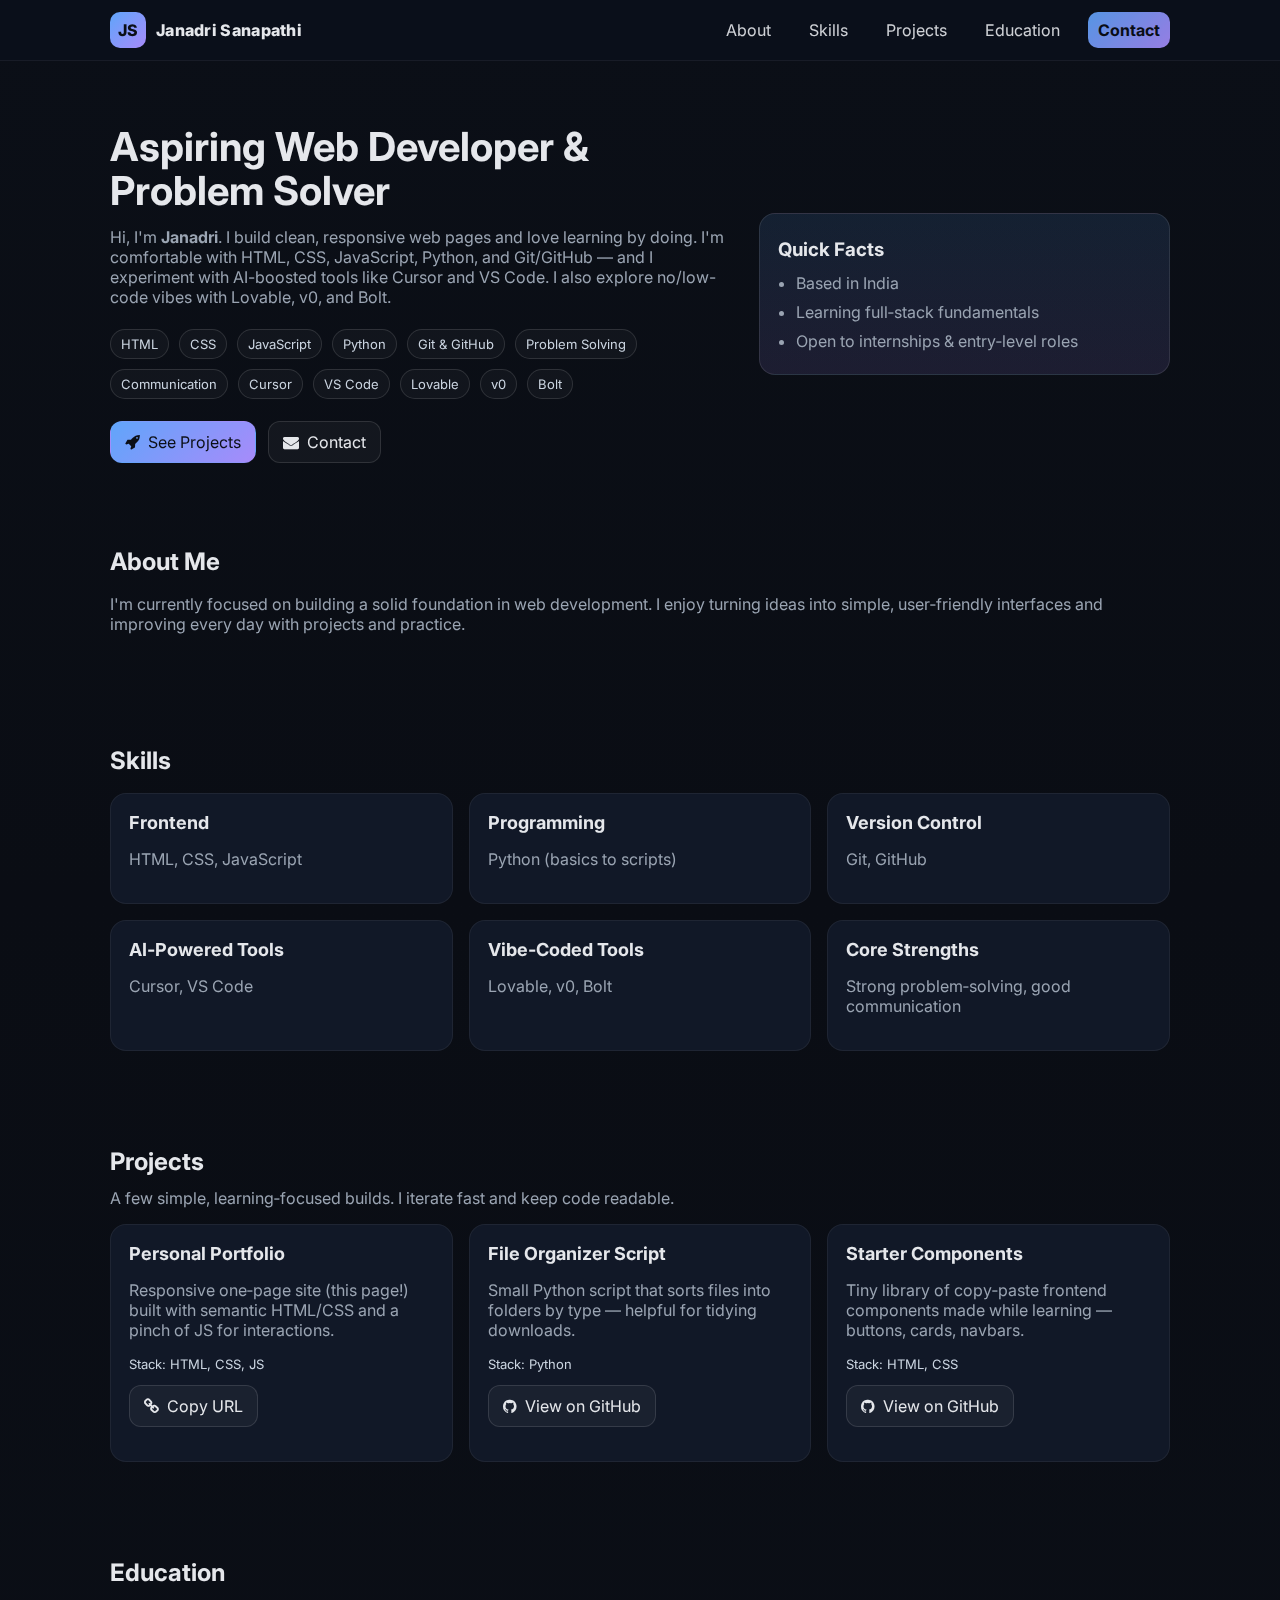
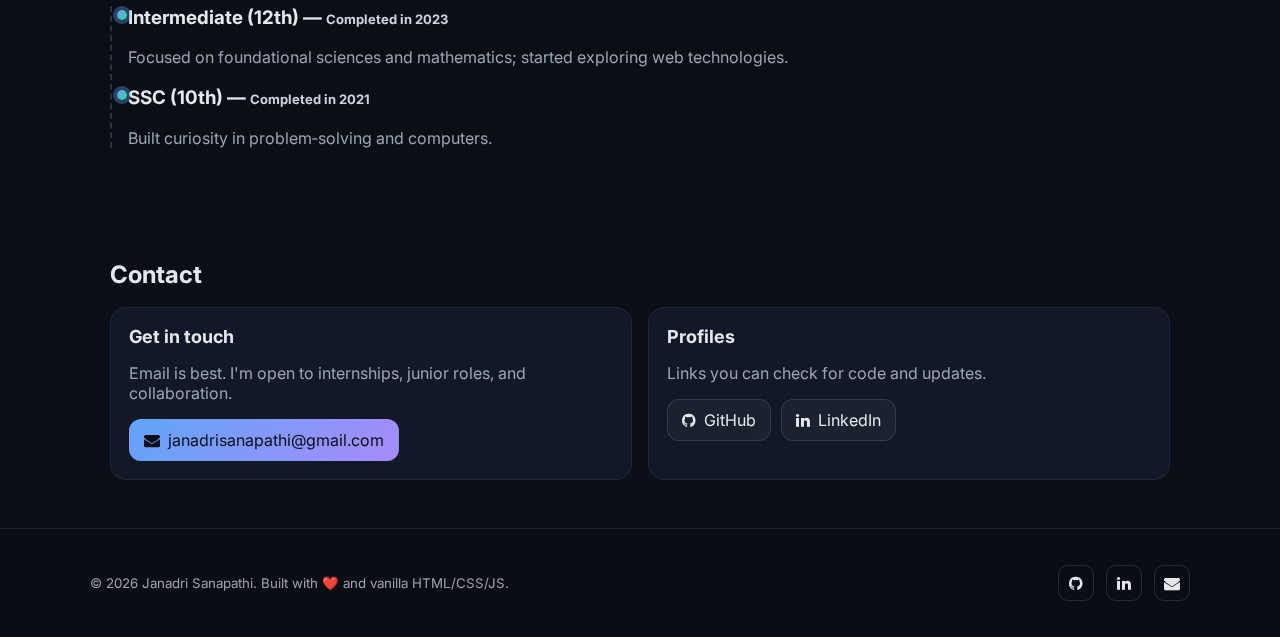
<file: index.html>
<!DOCTYPE html>
<html lang="en">
<head>
  <meta charset="UTF-8" />
  <meta name="viewport" content="width=device-width, initial-scale=1.0" />
  <title>Janadri Sanapathi — Portfolio</title>
  <meta name="description" content="Portfolio website of Janadri Sanapathi — aspiring web developer skilled in HTML, CSS, JavaScript, Python, Git/GitHub, and modern AI/Vibe-coded tools." />
  <link rel="preconnect" href="https://fonts.googleapis.com">
  <link rel="preconnect" href="https://fonts.gstatic.com" crossorigin>
  <link href="https://fonts.googleapis.com/css2?family=Inter:wght@400;500;600;700;800&display=swap" rel="stylesheet">
  <link rel="stylesheet" href="https://cdnjs.cloudflare.com/ajax/libs/font-awesome/4.7.0/css/font-awesome.min.css" />
  <style>
    :root{
      --bg: #0b0f17;          /* dark indigo */
      --card: #111827;        /* slate-900 */
      --muted: #9aa4b2;       /* gray-400 */
      --text: #e5e7eb;        /* gray-200 */
      --brand: #60a5fa;       /* blue-400 */
      --brand-2: #a78bfa;     /* violet-400 */
      --accent: #34d399;      /* emerald-400 */
      --ring: rgba(96,165,250,.35);
    }
    *{box-sizing:border-box}
    html,body{margin:0;padding:0;background:linear-gradient(180deg,var(--bg),#0a0d14 40%, #0b0f17 100%);color:var(--text);font-family:Inter,system-ui,-apple-system,Segoe UI,Roboto,Arial,sans-serif;scroll-behavior:smooth}
    a{color:inherit;text-decoration:none}
    img{max-width:100%;display:block}

    /* Nav */
    .nav{position:sticky;top:0;z-index:50;backdrop-filter:saturate(180%) blur(12px);background:rgba(11,15,23,.6);border-bottom:1px solid rgba(255,255,255,.06)}
    .nav-inner{max-width:1100px;margin:0 auto;display:flex;align-items:center;justify-content:space-between;padding:12px 20px}
    .brand{display:flex;align-items:center;gap:10px;font-weight:800;letter-spacing:.3px}
    .brand-badge{width:36px;height:36px;border-radius:10px;background:linear-gradient(135deg,var(--brand),var(--brand-2));display:grid;place-items:center;font-weight:800}
    .brand-badge span{color:#0b0f17}
    .menu{display:flex;gap:18px;align-items:center}
    .menu a{opacity:.9;padding:8px 10px;border-radius:10px}
    .menu a:hover{background:rgba(255,255,255,.06)}
    .menu .cta{background:linear-gradient(135deg,var(--brand),var(--brand-2));color:#0b0f17;font-weight:700}

    /* Hero */
    .hero{max-width:1100px;margin:0 auto;padding:64px 20px 36px;display:grid;grid-template-columns:1.2fr .8fr;gap:32px;align-items:center}
    .hero h1{font-size:40px;line-height:1.1;margin:0 0 14px}
    .hero p{color:var(--muted);margin:0 0 22px}
    .chiprow{display:flex;flex-wrap:wrap;gap:10px;margin:22px 0}
    .chip{border:1px solid rgba(255,255,255,.12);padding:6px 10px;border-radius:999px;font-size:13px;color:#cbd5e1;background:rgba(255,255,255,.03)}
    .cta-row{display:flex;gap:12px;flex-wrap:wrap}
    .btn{display:inline-flex;align-items:center;gap:8px;padding:10px 14px;border-radius:12px;border:1px solid rgba(255,255,255,.12);background:rgba(255,255,255,.04)}
    .btn.primary{background:linear-gradient(135deg,var(--brand),var(--brand-2));color:#0b0f17;border-color:transparent}
    .hero-card{background:linear-gradient(180deg,rgba(96,165,250,.12),rgba(167,139,250,.12));border:1px solid rgba(255,255,255,.1);border-radius:16px;padding:18px}

    /* Sections */
    section{max-width:1100px;margin:0 auto;padding:48px 20px}
    .section-title{font-size:24px;margin:0 0 18px}
    .muted{color:var(--muted)}

    /* Grid cards */
    .grid{display:grid;gap:16px}
    .grid.cols-3{grid-template-columns:repeat(3,1fr)}
    .grid.cols-2{grid-template-columns:repeat(2,1fr)}
    .card{background:var(--card);border:1px solid rgba(255,255,255,.06);border-radius:16px;padding:18px}
    .card h3{margin:0 0 8px;font-size:18px}
    .sub{color:#cbd5e1;font-size:13px}

    /* Timeline */
    .timeline{position:relative;margin:8px 0 0;border-left:2px dashed rgba(255,255,255,.15);padding-left:16px}
    .tl-item{margin:0 0 16px;position:relative}
    .tl-item::before{content:"";position:absolute;left:-11px;top:4px;width:10px;height:10px;border-radius:999px;background:linear-gradient(135deg,var(--brand),var(--accent));box-shadow:0 0 0 4px var(--ring)}

    /* Footer */
    footer{padding:36px 20px;border-top:1px solid rgba(255,255,255,.08);background:#0a0d14}
    .footer-inner{max-width:1100px;margin:0 auto;display:grid;gap:16px;align-items:center;grid-template-columns:1fr auto}
    .socials{display:flex;gap:12px}
    .socials a{width:36px;height:36px;display:grid;place-items:center;border:1px solid rgba(255,255,255,.12);border-radius:10px}

    /* Responsive */
    @media (max-width:900px){
      .hero{grid-template-columns:1fr}
      .grid.cols-3{grid-template-columns:1fr 1fr}
    }
    @media (max-width:640px){
      .grid.cols-2,.grid.cols-3{grid-template-columns:1fr}
      .hero h1{font-size:32px}
      .menu{display:none}
      .menu-toggle{display:inline-flex}
    }

    /* Simple toast */
    .toast{position:fixed;bottom:18px;left:50%;transform:translateX(-50%);background:rgba(17,24,39,.96);border:1px solid rgba(255,255,255,.12);padding:10px 14px;border-radius:12px;display:none;gap:8px;align-items:center}
    .toast.show{display:flex}
  </style>
</head>
<body>
  <!-- NAV -->
  <nav class="nav" aria-label="Primary">
    <div class="nav-inner">
      <a class="brand" href="#home" aria-label="Home">
        <div class="brand-badge" aria-hidden="true"><span>JS</span></div>
        <span>Janadri&nbsp;Sanapathi</span>
      </a>
      <div class="menu">
        <a href="#about">About</a>
        <a href="#skills">Skills</a>
        <a href="#projects">Projects</a>
        <a href="#education">Education</a>
        <a class="cta" href="#contact">Contact</a>
      </div>
      <button class="btn menu-toggle" aria-label="Open menu" style="display:none" onclick="document.querySelector('.menu').classList.toggle('open')"><i class="fa fa-bars"></i></button>
    </div>
  </nav>

  <!-- HERO -->
  <header id="home" class="hero">
    <div>
      <h1>Aspiring Web Developer & Problem Solver</h1>
      <p>Hi, I'm <strong>Janadri</strong>. I build clean, responsive web pages and love learning by doing. I'm comfortable with HTML, CSS, JavaScript, Python, and Git/GitHub — and I experiment with AI-boosted tools like Cursor and VS Code. I also explore no/low-code vibes with Lovable, v0, and Bolt.</p>
      <div class="chiprow" aria-label="Key skills">
        <span class="chip">HTML</span>
        <span class="chip">CSS</span>
        <span class="chip">JavaScript</span>
        <span class="chip">Python</span>
        <span class="chip">Git & GitHub</span>
        <span class="chip">Problem Solving</span>
        <span class="chip">Communication</span>
        <span class="chip">Cursor</span>
        <span class="chip">VS Code</span>
        <span class="chip">Lovable</span>
        <span class="chip">v0</span>
        <span class="chip">Bolt</span>
      </div>
      <div class="cta-row">
        <a class="btn primary" href="#projects"><i class="fa fa-rocket"></i> See Projects</a>
        <a class="btn" href="#contact"><i class="fa fa-envelope"></i> Contact</a>
      </div>
    </div>
    <aside class="hero-card" aria-label="Quick facts">
      <h3 style="margin:6px 0 8px">Quick Facts</h3>
      <ul class="muted" style="margin:0;padding:0 0 0 18px;line-height:1.8">
        <li>Based in India</li>
        <li>Learning full‑stack fundamentals</li>
        <li>Open to internships & entry‑level roles</li>
      </ul>
    </aside>
  </header>

  <!-- ABOUT -->
  <section id="about" aria-labelledby="about-title">
    <h2 id="about-title" class="section-title">About Me</h2>
    <p class="muted">I'm currently focused on building a solid foundation in web development. I enjoy turning ideas into simple, user‑friendly interfaces and improving every day with projects and practice.</p>
  </section>

  <!-- SKILLS -->
  <section id="skills" aria-labelledby="skills-title">
    <h2 id="skills-title" class="section-title">Skills</h2>
    <div class="grid cols-3">
      <div class="card"><h3>Frontend</h3><p class="muted">HTML, CSS, JavaScript</p></div>
      <div class="card"><h3>Programming</h3><p class="muted">Python (basics to scripts)</p></div>
      <div class="card"><h3>Version Control</h3><p class="muted">Git, GitHub</p></div>
      <div class="card"><h3>AI‑Powered Tools</h3><p class="muted">Cursor, VS Code</p></div>
      <div class="card"><h3>Vibe‑Coded Tools</h3><p class="muted">Lovable, v0, Bolt</p></div>
      <div class="card"><h3>Core Strengths</h3><p class="muted">Strong problem‑solving, good communication</p></div>
    </div>
  </section>

  <!-- PROJECTS -->
  <section id="projects" aria-labelledby="projects-title">
    <h2 id="projects-title" class="section-title">Projects</h2>
    <p class="muted" style="margin-top:-6px">A few simple, learning‑focused builds. I iterate fast and keep code readable.</p>
    <div class="grid cols-3" style="margin-top:12px">
      <article class="card">
        <h3>Personal Portfolio</h3>
        <p class="muted">Responsive one‑page site (this page!) built with semantic HTML/CSS and a pinch of JS for interactions.</p>
        <p class="sub">Stack: HTML, CSS, JS</p>
        <p style="margin-top:8px"><a href="#" onclick="copyLink(event)" class="btn" title="Copy site URL"><i class="fa fa-link"></i> Copy URL</a></p>
      </article>
      <article class="card">
        <h3>File Organizer Script</h3>
        <p class="muted">Small Python script that sorts files into folders by type — helpful for tidying downloads.</p>
        <p class="sub">Stack: Python</p>
        <p style="margin-top:8px"><a target="_blank" rel="noopener" href="https://github.com/janadri75/file-organizer" class="btn"><i class="fa fa-github"></i> View on GitHub</a></p>
      </article>
      <article class="card">
        <h3>Starter Components</h3>
        <p class="muted">Tiny library of copy‑paste frontend components made while learning — buttons, cards, navbars.</p>
        <p class="sub">Stack: HTML, CSS</p>
        <p style="margin-top:8px"><a target="_blank" rel="noopener" href="https://github.com/janadri75/starter-components" class="btn"><i class="fa fa-github"></i> View on GitHub</a></p>
      </article>
    </div>
  </section>

  <!-- EDUCATION -->
  <section id="education" aria-labelledby="edu-title">
    <h2 id="edu-title" class="section-title">Education</h2>
    <div class="timeline" aria-label="Education timeline">
      <div class="tl-item">
        <h3>Intermediate (12th) — <span class="sub">Completed in 2023</span></h3>
        <p class="muted" style="margin:6px 0 0">Focused on foundational sciences and mathematics; started exploring web technologies.</p>
      </div>
      <div class="tl-item">
        <h3>SSC (10th) — <span class="sub">Completed in 2021</span></h3>
        <p class="muted" style="margin:6px 0 0">Built curiosity in problem‑solving and computers.</p>
      </div>
    </div>
  </section>

  <!-- CONTACT -->
  <section id="contact" aria-labelledby="contact-title">
    <h2 id="contact-title" class="section-title">Contact</h2>
    <div class="grid cols-2">
      <div class="card">
        <h3>Get in touch</h3>
        <p class="muted">Email is best. I'm open to internships, junior roles, and collaboration.</p>
        <p style="margin:10px 0 0"><a class="btn primary" href="mailto:janadrisanapathi@gmail.com"><i class="fa fa-envelope"></i> janadrisanapathi@gmail.com</a></p>
      </div>
      <div class="card">
        <h3>Profiles</h3>
        <p class="muted">Links you can check for code and updates.</p>
        <p style="display:flex;flex-wrap:wrap;gap:10px;margin-top:10px">
          <a class="btn" target="_blank" rel="noopener" href="https://github.com/janadri75"><i class="fa fa-github"></i> GitHub</a>
          <a class="btn" target="_blank" rel="noopener" href="https://www.linkedin.com/in/janadri75"><i class="fa fa-linkedin"></i> LinkedIn</a>
        </p>
      </div>
    </div>
  </section>

  <footer>
    <div class="footer-inner">
      <small class="muted">© <span id="year"></span> Janadri Sanapathi. Built with ❤️ and vanilla HTML/CSS/JS.</small>
      <div class="socials" aria-label="Social links">
        <a aria-label="GitHub" target="_blank" rel="noopener" href="https://github.com/janadri75"><i class="fa fa-github"></i></a>
        <a aria-label="LinkedIn" target="_blank" rel="noopener" href="https://www.linkedin.com/in/janadri75"><i class="fa fa-linkedin"></i></a>
        <a aria-label="Email" href="mailto:janadrisanapathi@gmail.com"><i class="fa fa-envelope"></i></a>
      </div>
    </div>
  </footer>

  <div class="toast" id="toast"><i class="fa fa-check"></i><span>Link copied to clipboard</span></div>

  <script>
    // Set current year
    document.getElementById('year').textContent = new Date().getFullYear();

    // Copy current page URL (as deployed) — replace with your domain when hosted
    function copyLink(e){
      e.preventDefault();
      const url = window.location.href;
      navigator.clipboard.writeText(url).then(()=>{
        const t = document.getElementById('toast');
        t.classList.add('show');
        setTimeout(()=>t.classList.remove('show'),1300);
      });
    }
  </script>
</body>
</html>
</file>
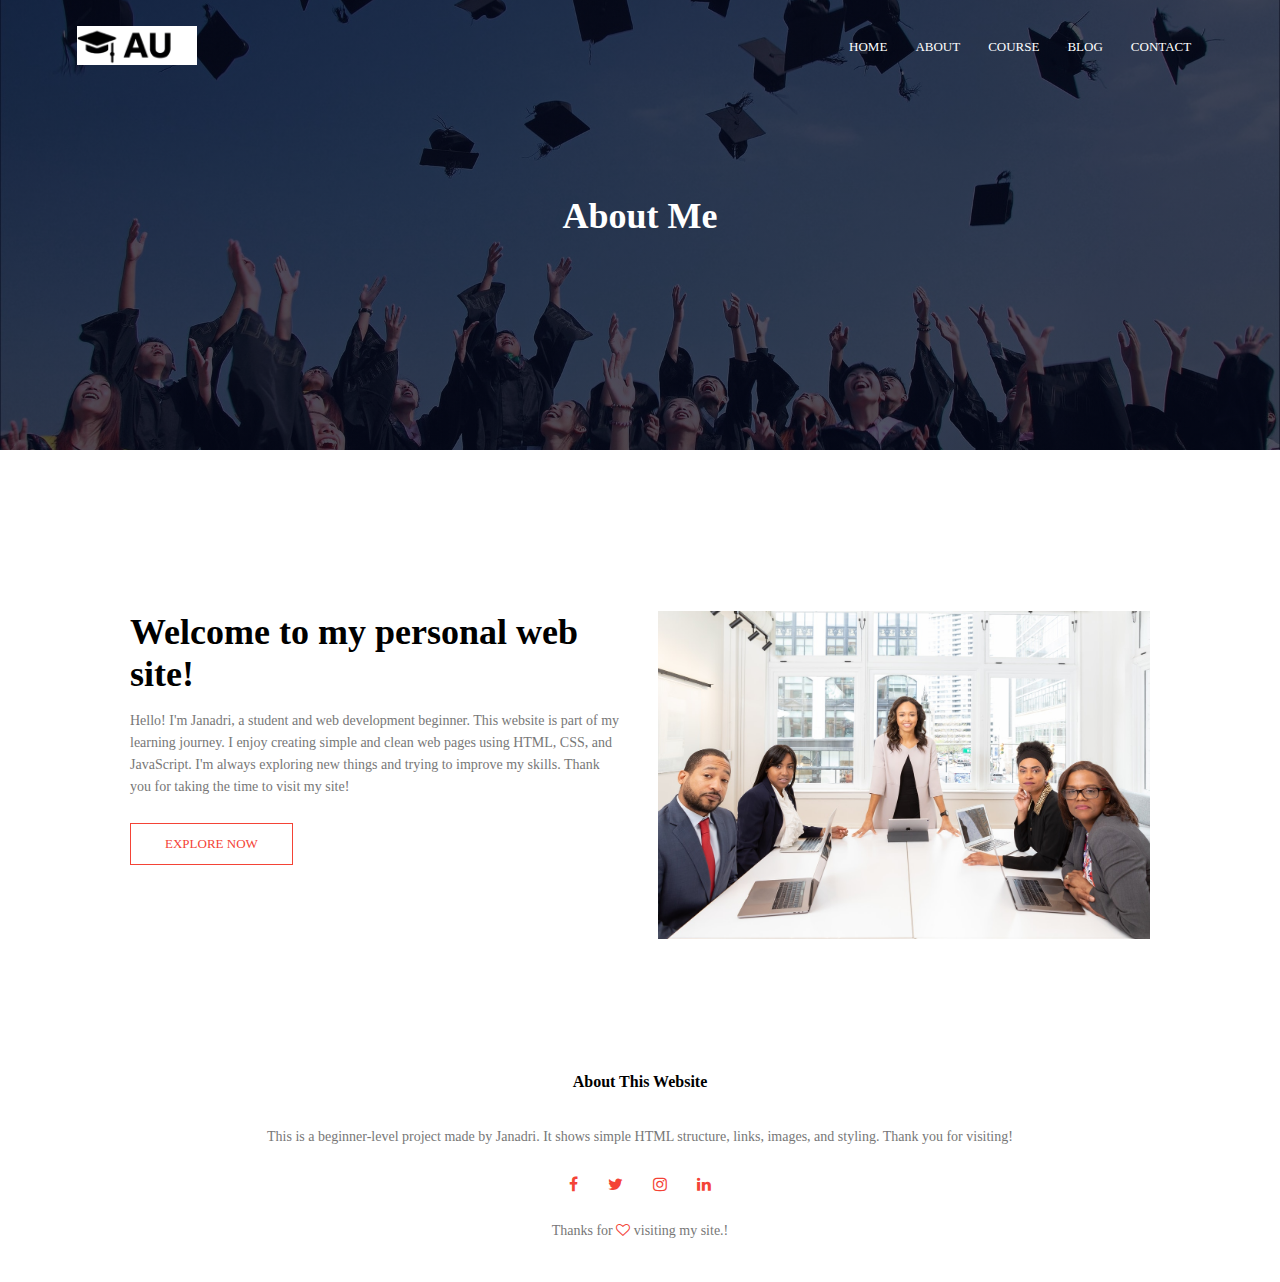
<file: about.html>
<!DOCTYPE html>
<html>
    <head>
        <meta name="viewport" content="width=device-width, initial-scale=1.0">
        <title>My Website</title>
        <link rel="stylesheet" href="about.css">
        <link rel="stylesheet" href="https://cdnjs.cloudflare.com/ajax/libs/font-awesome/4.7.0/css/font-awesome.css">
    </head>
    <body>
        <section class="Sub-header">
            <nav>
                <a href="index.html">
                    <img src="eduford_img/logo.jpeg" alt="Janadri's Logo" style="width: 120px;">
                </a>
                <div class="nav-links" id="navLinks">
                    <i class="fa fa-times" onclick="hideMenu()"></i>
                    <ul>
                        <li><a href="index.html">HOME</a></li>
                        <li><a href="about.html">ABOUT</a></li>
                        <li><a href="course.html">COURSE</a></li>
                        <li><a href="blog.html">BLOG</a></li>
                        <li><a href="contact.html">CONTACT</a></li>
                    </ul>
                </div>
                <i class="fa fa-bars" onclick="showMenu()"></i>
            </nav>
          <h1>About Me</h1>  

</section>

<!--------About Me Content ------>


<section class="about-us">

        <div class="row">
            <div class="about-col">
            <h1>Welcome to my personal web site!</h1>
            <p>Hello! I'm Janadri, a student and web development beginner.
              This website is part of my learning journey. I enjoy creating
            simple and clean web pages using HTML, CSS, and JavaScript.
             I'm always exploring new things and trying to improve my skills. 
             Thank you for taking the time to visit my site!</p>
            <a href="" class="hero-btn red-btn">EXPLORE NOW</a>
        </div>
        <div class="about-col">
            <img src="eduford_img/about.jpg">
        </div>
</section>

        </div>


<!-------  Footer ------>

<section class="footer">
    <h4>About This Website</h4>
    <p>This is a beginner-level project made by Janadri. It shows
     simple HTML structure, links, images, and styling. Thank you 
     for visiting!</p>
    <div class="icons">
        <i class="fa fa-facebook"></i>
        <i class="fa fa-twitter"></i>
        <i class="fa fa-instagram"></i>
        <i class="fa fa-linkedin"></i>
    </div>
    <p>Thanks for <i class="fa fa-heart-o"></i> visiting my site.!</p>
</section>



<!-------Javascript for Toggle Menu--------> 
<script>

    var navLinks = document.getElementById("navLinks");

    function showMenu(){
        navLinks.style.right = "0";
    }
     function hideMenu(){
        navLinks.style.right = "-200px";
    }

</script>
    </body>
</html>
</file>
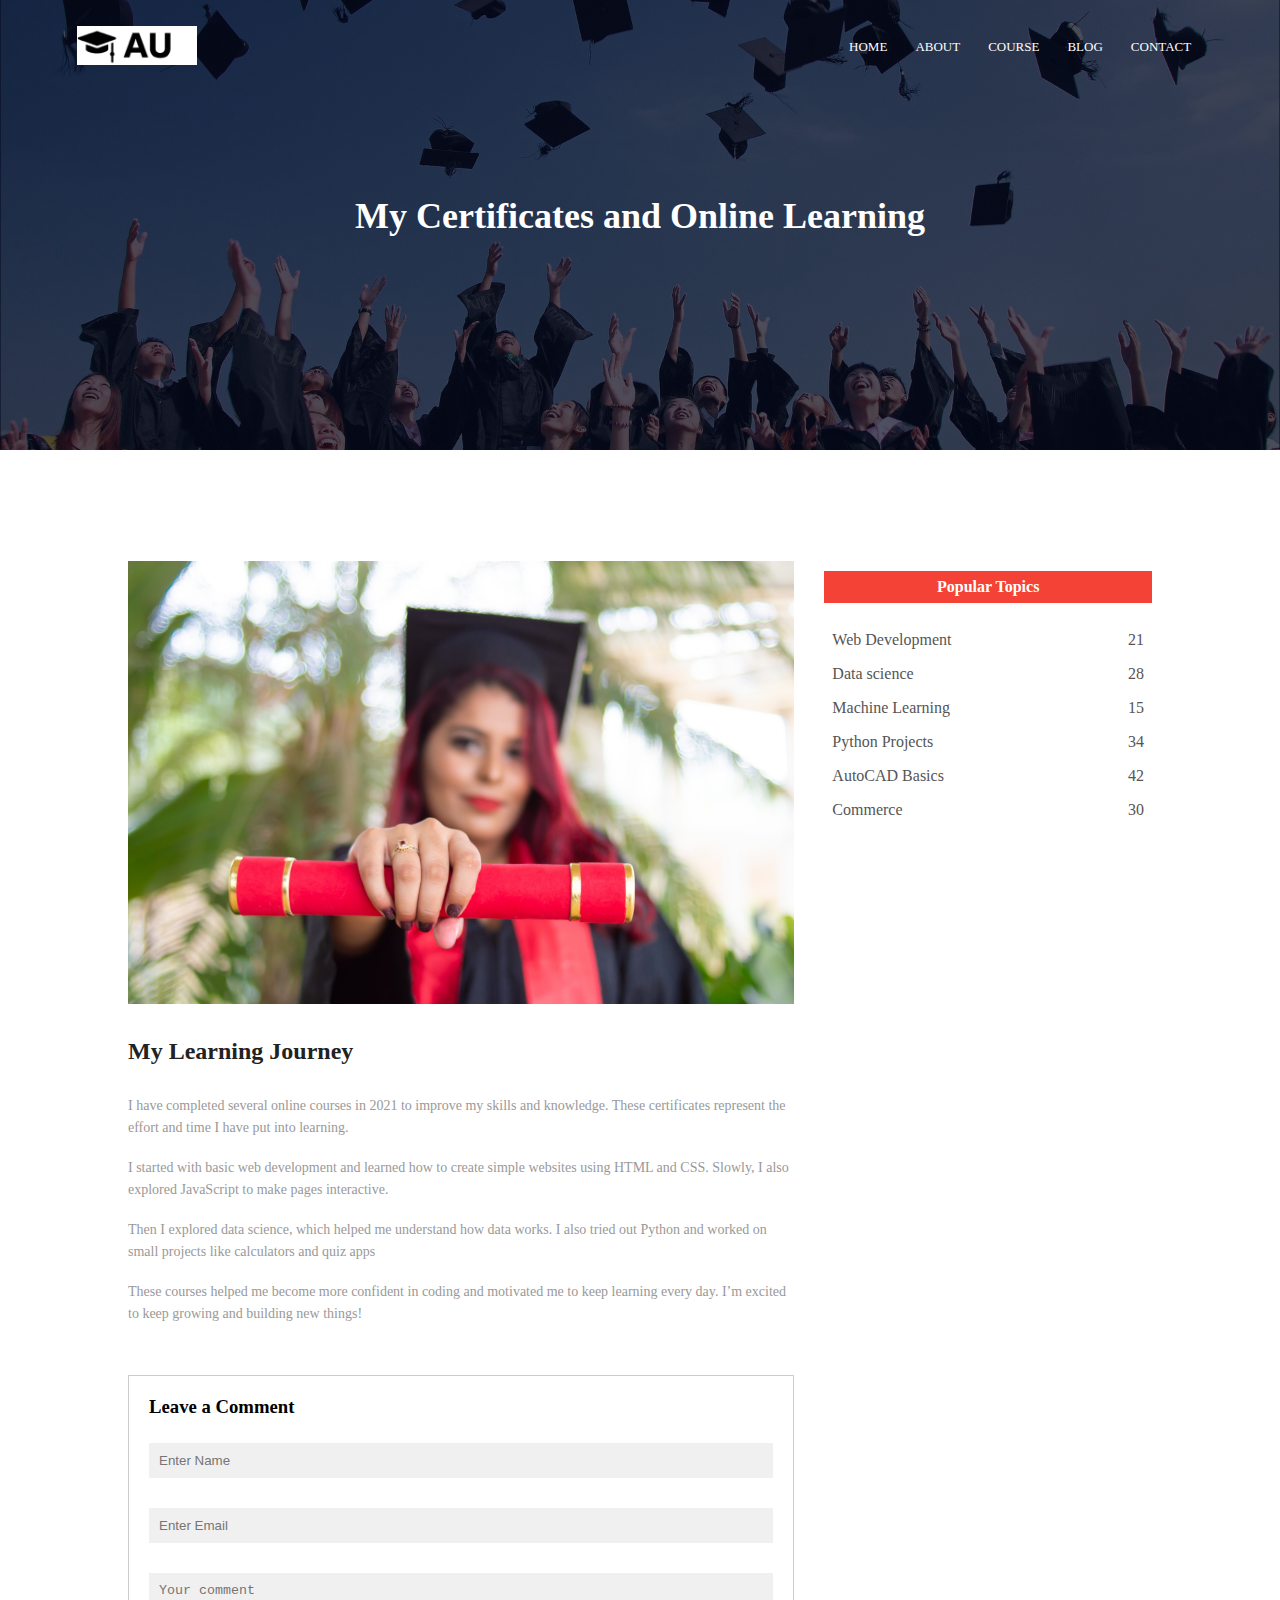
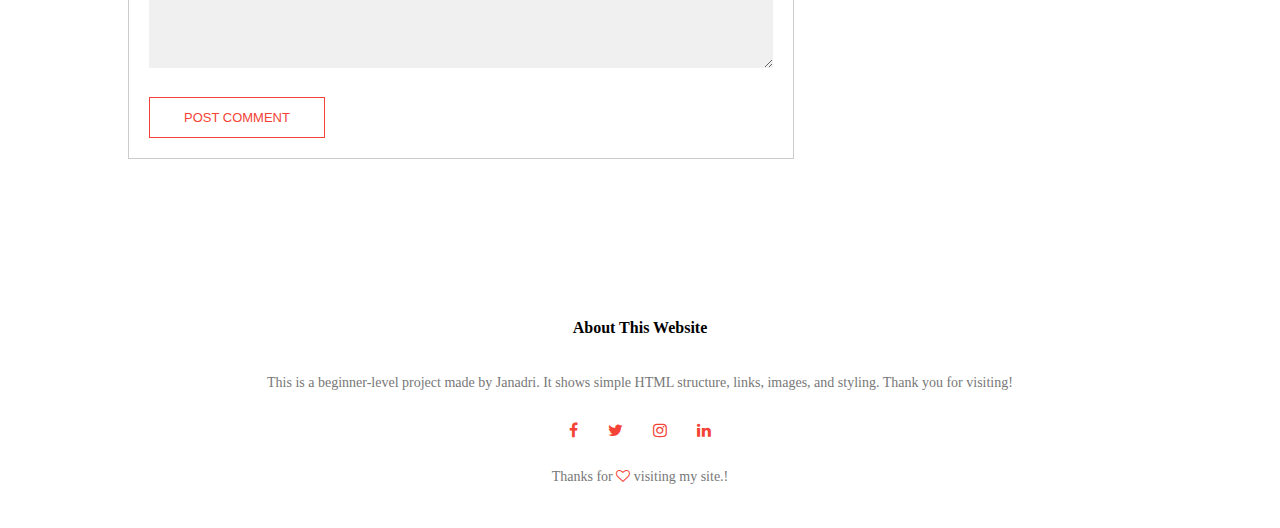
<file: blog.html>
<!DOCTYPE html>
<html>
    <head>
        <meta name="viewport" content="width=device-width, initial-scale=1.0">
        <title>My Website</title>
        <link rel="stylesheet" href="blog.css">
        <link rel="stylesheet" href="https://cdnjs.cloudflare.com/ajax/libs/font-awesome/4.7.0/css/font-awesome.css">
    </head>
    <body>
        <section class="Sub-header">
            <nav>
                <a href="index.html">
                    <img src="eduford_img/logo.jpeg" alt="Janadri's Logo" style="width: 120px;">
                </a>
                <div class="nav-links" id="navLinks">
                    <i class="fa fa-times" onclick="hideMenu()"></i>
                     <ul>
                        <li><a href="index.html">HOME</a></li>
                        <li><a href="about.html">ABOUT</a></li>
                        <li><a href="course.html">COURSE</a></li>
                        <li><a href="blog.html">BLOG</a></li>
                        <li><a href="contact.html">CONTACT</a></li>
                    </ul>
                </div>
                <i class="fa fa-bars" onclick="showMenu()"></i>
            </nav>
          <h1>My Certificates and Online Learning</h1> 
        
</section>

<section class="blog-content">

    <div class="row">
        <div class="blog-left">
            <img src="eduford_img/certificate.jpg">
            <h2>My Learning Journey</h2>
             <p>I have completed several online courses in 2021 to 
                improve my skills and knowledge. These certificates
                represent the effort and time I have put into learning.</p>
           <br>
           <p>I started with basic web development and learned how to 
            create simple websites using HTML and CSS. Slowly, I also 
            explored JavaScript to make pages interactive.</p>
            <br>
            <p>Then I explored data science, which helped me understand 
                how data works. I also tried out Python and worked on 
                small projects like calculators and quiz apps</p>
            <br>
            <p>These courses helped me become more confident in coding 
                and motivated me to keep learning every day. I’m excited
                 to keep growing and building new things!</p>

<!-----Comment box--- -->


<div class="comment-box">
       
     <h3>Leave a Comment</h3>

     <form class="comment-form">
        <input type="text" placeholder="Enter Name">
        <input type="email" placeholder="Enter Email">
        <textarea rows="5" placeholder="Your comment"></textarea>
        <button type="submit" class="hero-btn red-btn">POST COMMENT</button>
     </form>
</div>


        </div>
        <div class="blog-right">
             <h3>Popular Topics</h3>
        <div>
            <span>Web Development</span>
            <span>21</span>
        </div>
        <div>
            <span>Data science</span>
            <span>28</span>
        </div>
        <div>
            <span>Machine Learning</span>
            <span>15</span>
        </div>
        <div>
            <span>Python Projects</span>
            <span>34</span>
        </div>
        <div>
            <span>AutoCAD Basics</span>
            <span>42</span>
        </div>
        <div>
            <span>Commerce</span>
            <span>30</span>
        </div>
        </div>
    </div>
</section>


<!-------  Footer ------>

<section class="footer">
    <h4>About This Website</h4>
    <p>This is a beginner-level project made by Janadri. It shows
     simple HTML structure, links, images, and styling. Thank you 
     for visiting!</p>
    <div class="icons">
        <i class="fa fa-facebook"></i>
        <i class="fa fa-twitter"></i>
        <i class="fa fa-instagram"></i>
        <i class="fa fa-linkedin"></i>
    </div>
    <p>Thanks for <i class="fa fa-heart-o"></i> visiting my site.!</p>
</section>



<!-------Javascript for Toggle Menu--------> 
<script>

    var navLinks = document.getElementById("navLinks");

    function showMenu(){
        navLinks.style.right = "0";
    }
     function hideMenu(){
        navLinks.style.right = "-200px";
    }

</script>
    </body>
</html>
</file>
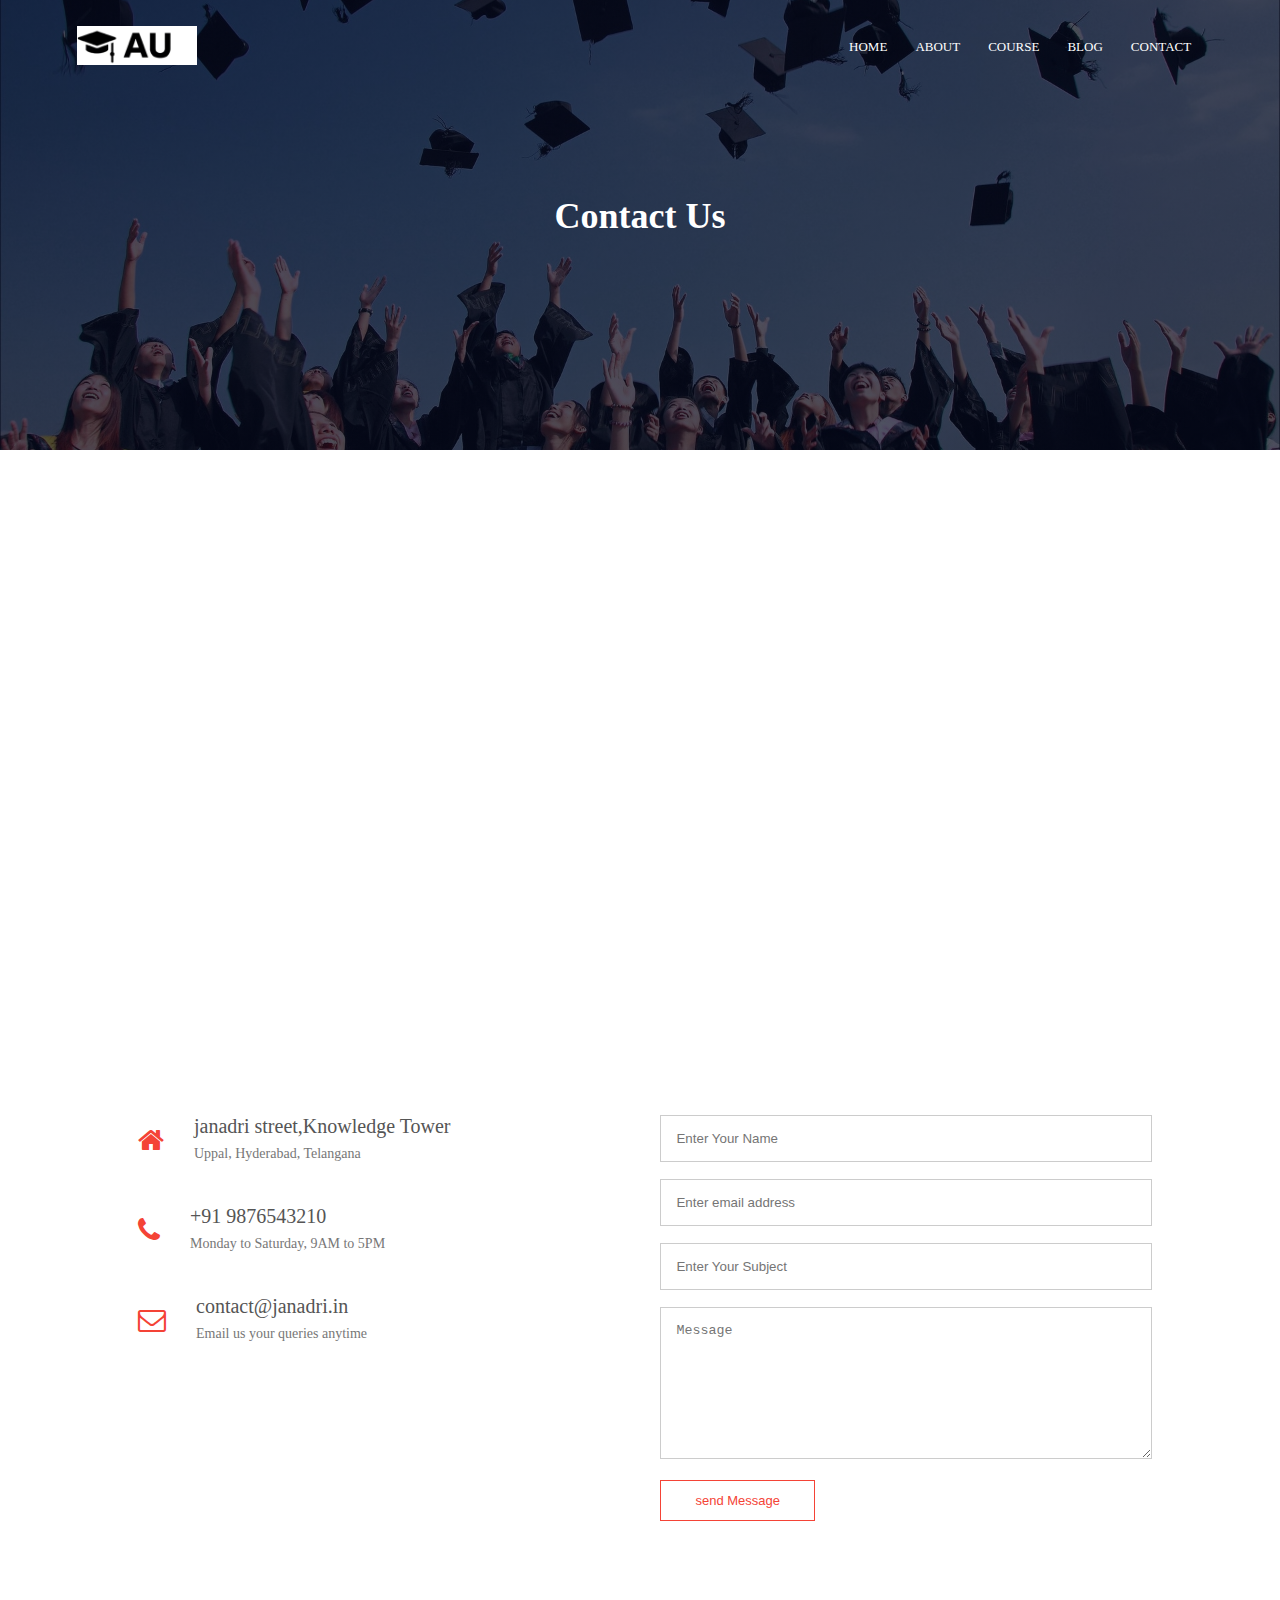
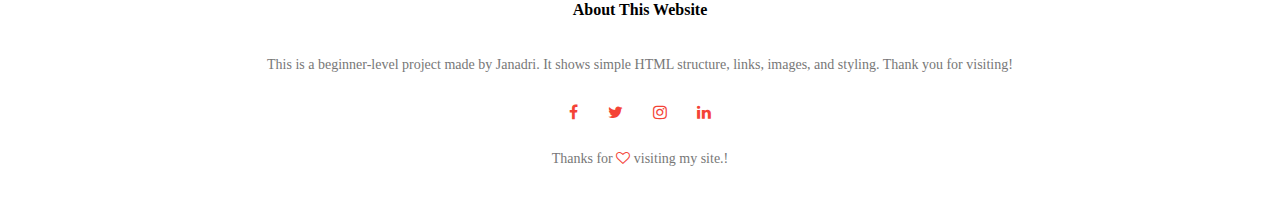
<file: contact.html>
<!DOCTYPE html>
<html>
    <head>
        <meta name="viewport" content="width=device-width, initial-scale=1.0">
        <title>My Website</title>
        <link rel="stylesheet" href="contact.css">
        <link rel="stylesheet" href="https://cdnjs.cloudflare.com/ajax/libs/font-awesome/4.7.0/css/font-awesome.css">
    </head>
    <body>
        <section class="Sub-header">
            <nav>
                <a href="index.html">
                    <img src="eduford_img/logo.jpeg" alt="Janadri's Logo" style="width: 120px;">
                </a>
                <div class="nav-links" id="navLinks">
                    <i class="fa fa-times" onclick="hideMenu()"></i>
                    <ul>
                        <li><a href="index.html">HOME</a></li>
                        <li><a href="about.html">ABOUT</a></li>
                        <li><a href="course.html">COURSE</a></li>
                        <li><a href="blog.html">BLOG</a></li>
                        <li><a href="contact.html">CONTACT</a></li>
                    </ul>
                </div>
                <i class="fa fa-bars" onclick="showMenu()"></i>
            </nav>
          <h1>Contact Us</h1>  

</section>

<!--------Contact Section ------>


<section class="location">

    <iframe src="https://www.google.com/maps/embed?pb=!1m14!1m12!1m3!1d243641.87856664398!2d78.43732481031843!3d17.416377215391755!2m3!1f0!2f0!3f0!3m2!1i1024!2i768!4f13.1!5e0!3m2!1sen!2sin!4v1753616062739!5m2!1sen!2sin" width="600" height="450" style="border:0;" allowfullscreen="" loading="lazy" referrerpolicy="no-referrer-when-downgrade"></iframe>


</section>

<section class="content-us">

    <div class="row">
        <div class="contact-col">
            <div>
                <i class="fa fa-home"></i>
                <span>
                    <h5>janadri street,Knowledge Tower</h5>
                    <p>Uppal, Hyderabad, Telangana</p>
                </span>
                </div>
                <div>
                <i class="fa fa-phone"></i>
                <span>
                    <h5>+91 9876543210</h5>
                    <p>Monday to Saturday, 9AM to 5PM</p>
                </span>
            </div>
            <div>
                <i class="fa fa-envelope-o"></i>
                <span>
                    <h5>contact@janadri.in</h5>
                    <p>Email us your queries anytime</p>
                </span>
                </div>
        </div>
        <div class="contact-col">

              <form action="">
            <input type="text" placeholder="Enter Your Name" required>
            <input type="email" placeholder="Enter email address" required>
            <input type="text" placeholder="Enter Your Subject" required>
            <textarea rows="8" placeholder="Message" required></textarea>
            <button type="submit" class="hero-btn red-btn">send Message</button>
        </form
        </div>

      

    </div>
</section>




<!-------  Footer ------>

<section class="footer">
    <h4>About This Website</h4>
    <p>This is a beginner-level project made by Janadri. It shows
     simple HTML structure, links, images, and styling. Thank you 
     for visiting!</p>
    <div class="icons">
        <i class="fa fa-facebook"></i>
        <i class="fa fa-twitter"></i>
        <i class="fa fa-instagram"></i>
        <i class="fa fa-linkedin"></i>
    </div>
    <p>Thanks for <i class="fa fa-heart-o"></i> visiting my site.!</p>
</section>



<!-------Javascript for Toggle Menu--------> 
<script>

    var navLinks = document.getElementById("navLinks");

    function showMenu(){
        navLinks.style.right = "0";
    }
     function hideMenu(){
        navLinks.style.right = "-200px";
    }

</script>
    </body>
</html>
</file>
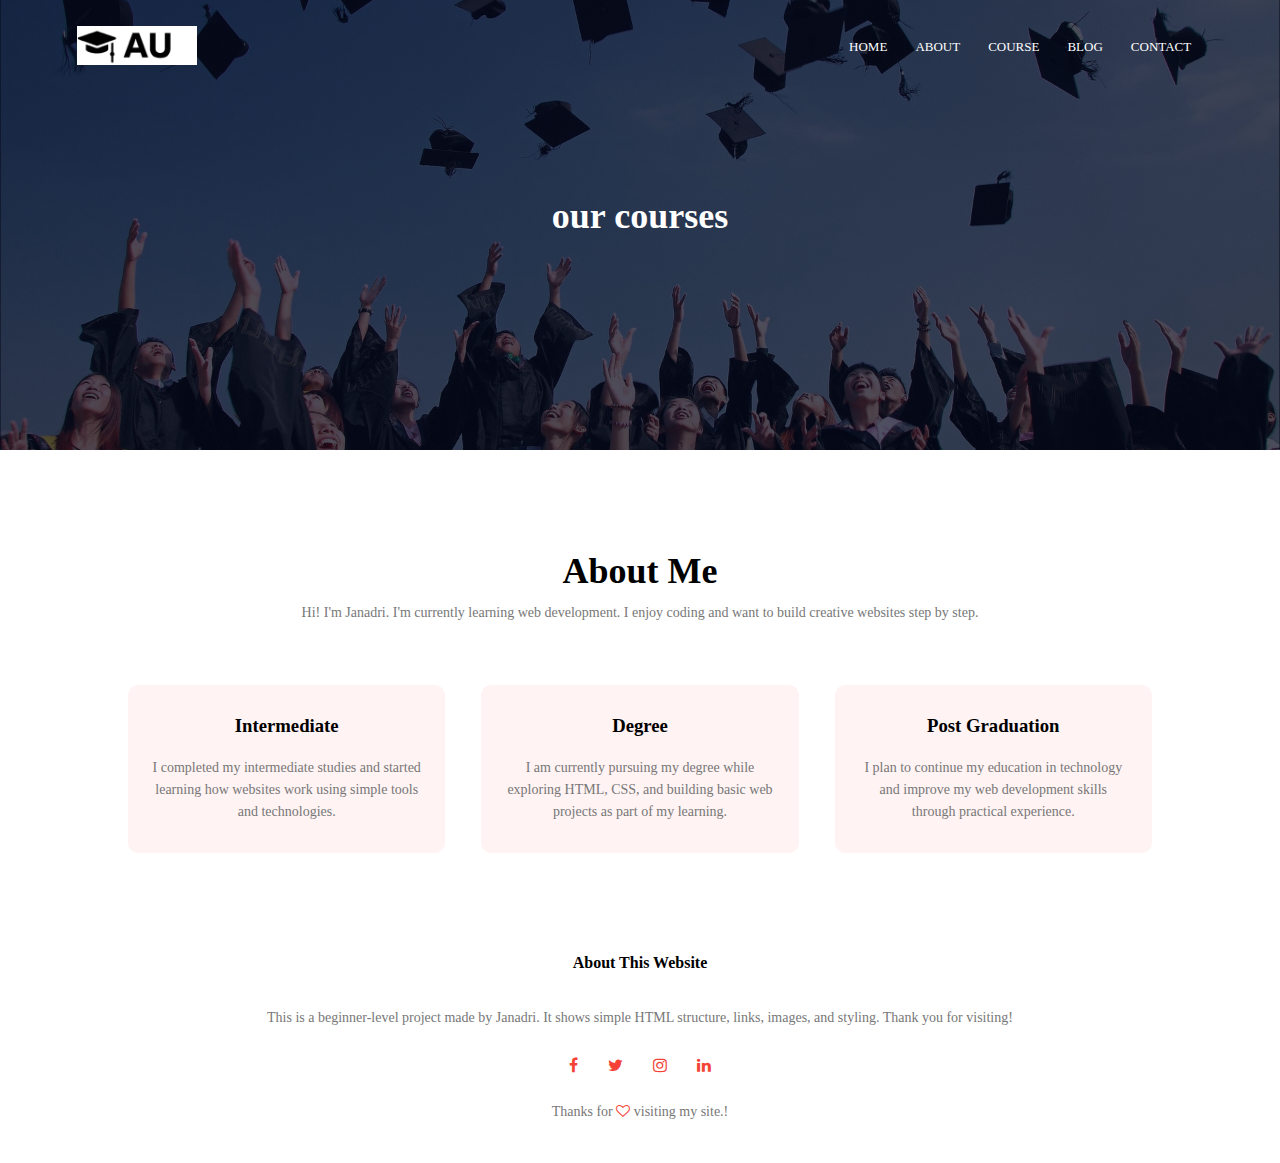
<file: course.html>
<!DOCTYPE html>
<html>
    <head>
        <meta name="viewport" content="width=device-width, initial-scale=1.0">
        <title>My Website</title>
        <link rel="stylesheet" href="couse.css">
        <link rel="stylesheet" href="https://cdnjs.cloudflare.com/ajax/libs/font-awesome/4.7.0/css/font-awesome.css">
    </head>
    <body>
        <section class="Sub-header">
            <nav>
                <a href="index.html">
                    <img src="eduford_img/logo.jpeg" alt="Janadri's Logo" style="width: 120px;">
                </a>
                <div class="nav-links" id="navLinks">
                    <i class="fa fa-times" onclick="hideMenu()"></i>
                     <ul>
                        <li><a href="index.html">HOME</a></li>
                        <li><a href="about.html">ABOUT</a></li>
                        <li><a href="course.html">COURSE</a></li>
                        <li><a href="blog.html">BLOG</a></li>
                        <li><a href="contact.html">CONTACT</a></li>
                    </ul>
                </div>
                <i class="fa fa-bars" onclick="showMenu()"></i>
            </nav>
          <h1>our courses</h1>  

</section>

<!--------Course ------>
<section class="course">
    <h1>About Me</h1>
   <p>Hi! I'm Janadri. I'm currently learning web development. I enjoy coding and want to build creative websites step by step.</p> 

    <div class="row">
        <div class="course-col">
            <h3>Intermediate</h3>
            <p>I completed my intermediate studies and started learning 
                 how websites work using simple tools and technologies.</p>
        </div>
        <div class="course-col">
            <h3>Degree</h3>
            <p>I am currently pursuing my degree while exploring HTML,
                CSS, and building basic web projects as part of my learning.
                </p>
        </div>
        <div class="course-col">
            <h3>Post Graduation</h3>
            <p>I plan to continue my education in technology and improve 
            my web development skills through practical experience.
        </p>
        </div>
    </div>


</section>

    
<!---------Facilities------ -->


<!-------  Footer ------>

<section class="footer">
    <h4>About This Website</h4>
    <p>This is a beginner-level project made by Janadri. It shows
     simple HTML structure, links, images, and styling. Thank you 
     for visiting!</p>
    <div class="icons">
        <i class="fa fa-facebook"></i>
        <i class="fa fa-twitter"></i>
        <i class="fa fa-instagram"></i>
        <i class="fa fa-linkedin"></i>
    </div>
    <p>Thanks for <i class="fa fa-heart-o"></i> visiting my site.!</p>
</section>



<!-------Javascript for Toggle Menu--------> 
<script>

    var navLinks = document.getElementById("navLinks");

    function showMenu(){
        navLinks.style.right = "0";
    }
     function hideMenu(){
        navLinks.style.right = "-200px";
    }

</script>
    </body>
</html>
</file>
<file: about.css>
*{
    margin: 0;
    padding: 0;
}
.header{
    min-height: 100vh;
    width: 100%;
    background-image: linear-gradient(rgba(4,9,30,0.7),rgba(4,9,30,0.7)),url(eduford_img/banner.png);
    background-position: center;
    background-size: cover;
    position: relative;
}
nav{
    display: flex;
    padding: 2% 6%;
    justify-content: space-between;
    align-items: center;
}
nav img{
    width: 150px;
}
.nav-links{
    flex: 1;
    text-align: right;
}
.nav-links ul li{
    list-style: none;
    display: inline-block;
    padding: 8px 12px;
    position: relative;
}
.nav-links ul li a{
    color: #fff;
    text-decoration: none;
    font-size: 13px;
}
.nav-links ul li::after{
    content: '';
    width: 0%;
    height: 2px;
    background: #f44336;
    display: block;
    margin: auto;
    transition: 0.5s;
}
.nav-links ul li:hover::after{
    width: 100%;
}
.text-box{
    width: 90%;
    color: #fff;
    position: absolute;
    top: 50%;
    left: 50%;
    transform: translate(-50%,-50%);
    text-align: center;
}
.text-box h1{
    font-size: 62px;
}
.text-box p{
    margin: 10px 0 40px;
    font-size: 14px;
    color: #fff;  
}
.hero-btn{
    display: inline-block;
    text-decoration: none;
    color: #fff;
    border: 1px solid #fff;
    padding: 12px 34px;
    font-size: 13px;
    background: transparent;
    position: relative;
    cursor: pointer;
}
.hero-btn:hover{
    border: 1px solid #f44336;
    background: #f44336;
    transition: 1s;
}
nav .fa{
    display: none;
}

@media(max-width:700px){
    .text-box h1{
        font-size: 20px;
    }
    .nav-links ul li{
       display: block; 
    }
    .nav-links{
        position: absolute;
        background: #f44336;
        height: 100vh;
        width: 200px;
        top: 0;
        right: -200px;
        text-align: left;
        z-index: 2;
        transition: 1s;
    }
    nav .fa{
        display: block;
        color: #fff;
        margin: 10px;
        font-size: 22px;
        cursor: pointer;
    }
    .nav-links ul{
        padding: 30px;
    }
}

/*---- course -----*/

.course{
    width: 80%;
    margin: auto;
    text-align: center;
    padding-top: 100px;
}
h1{
    font-size: 36px;
    font-weight: 600;
}

p{
    color: #777;
    font-size: 14px;
    font-weight: 300;
    line-height: 22px;
    padding: 10px;
}

.row{
    margin-top: 5%;
    display: flex;
    justify-content: space-between;
}

.course-col{
    flex-basis: 31%;
    background: #fff3f3;
    border-radius: 10px;
    margin-bottom: 5%;
    padding: 20px 12px;
    box-sizing: border-box;
    transition: 0.5s;
}
h3{
    text-align: center;
    font-weight: 600;
    margin: 10px 0;
}
.course-col:hover{
    box-shadow: 0 0 20px 0px rgba(0,0,0,0.2);
}
@media(max-width: 700px){
    .row{
        flex-direction: column;
    }
}


/*------- campus -----*/

.campus{
    width: 80%;
    margin: auto;
    text-align: center;
    padding-top: 50px;
}
.campus-col{
    flex-basis: 32%;
    border-radius: 10px;
    margin-bottom: 30px;
    position: relative;
    overflow: hidden;
}
.campus-col img{
    width: 85%;
    display: block;
}
.layer{
    background: transparent;
    height: 100%;
    width: 100%;
    position: absolute;
    top: 0;
    left: 0;
    transition: 0.5s;
}
.layer:hover{
    background: rgba(226,0,0,0.7);
}
.layer h3{
    width: 100%;
    font-weight: 500;
    color: #fff;
    font-size: 26px;
    bottom: 0;
    left: 50%;
    transform: translateX(-50%);
    position: absolute;
    opacity: 0;
    transition: 0.5s;
}
.layer:hover h3{
    bottom: 49%;
    opacity: 1;
}

/*-------- facilities --------*/

.Facilities{
    width: 80%;
    margin: auto;
    text-align: center;
    padding-top: 100px;
}
.Facilities-col{
    flex-basis: 31%;
    border-radius: 10px;
    margin-bottom: 5%;
    text-align: left;
}
.Facilities-col img{
    width: 100%;
    border-radius: 10px;
}

.Facilities-col p{
    padding: 0;
}
.Facilities-col h3{
    margin-top: 16px;
    margin-bottom: 15px;
    text-align: left;
}

/*-------testimonials -----*/

.testimonials{
    width: 80%;
    margin: auto;
    padding-top: 100px;
    text-align: center;
}
.testionial-col{
    flex-basis: 44%;
    border-radius: 10px;
    margin-bottom: 5%;
    text-align: left;
    background: #fff3f3;
    padding: 25px;
    cursor: pointer;
    display: flex;
}
.testionial-col img{
    height: 40px;
    margin-left: 5px;
    margin-right: 30px;
    border-radius: 50%;
}
.testionial-col p{
    padding: 0; 
}
.testionial-col h3{
    margin-top: 15px;
    text-align: left;
}
.testionial-col .fa{
    color: #f44336;
}
@media(max-width:700px){
    .testionial-col img{
        margin-left: 0px;
        margin-right: 15px;
     }
}

/*------ call to action -----*/

.cta{
    margin: 100px auto;
    width: 80%;
    background-image: linear-gradient(rgba(0,0,0,0.7),rgba(0,0,0,0.7)),url(eduford_img/banner2.jpg);
    background-position: center;
    background-size: cover;
    border-radius: 10px;
    text-align: center;
    padding: 100px 0;
}

.cta h1{
    color: #fff;
    margin-bottom: 40px;
    padding: 0;
}

@media(max-width: 700px){
    .cta h1{
        font-size: 24px;
    }
}

/*--------footer-------*/

.footer{
    width: 100%;
    text-align: center;
    padding: 30px 0;
}

.footer h4{
    margin-bottom: 25px;
    margin-top: 20px;
    font-weight: 600;
}
.icons .fa{
    color: #f44336;
    margin: 0 13px;
    cursor: pointer;
    padding: 18px 0;
}
.fa-heart-o{
    color: #f44336;
}

.Sub-header{
    height: 50vh;
    width: 100%;
    background-image: linear-gradient(rgba(4,9,30,0.7)),url(eduford_img/background.jpg);
    background-position: center;
    background-size: cover;
    text-align: center;
    color: #fff;
}
.Sub-header h1{
    margin-top: 100px;
}

.about-us{
    width: 80%;
    margin: auto;
    padding-top: 80px;
    padding-bottom: 50px;
}

.about-col{
    flex-basis: 48%;
    padding: 30px 2px;
}
.about-col img{
    width: 100%;
}
.about-col h1{
    padding-top: 0;
}
.about-col p{
    padding: 15px 0 25px;
}

.red-btn{
    border: 1px solid #f44336;
    background: transparent;
    color: #f44336;
}

.red-btn:hover{
    color: #fff;
}
</file>
<file: blog.css>
*{
    margin: 0;
    padding: 0;
}
.header{
    min-height: 100vh;
    width: 100%;
    background-image: linear-gradient(rgba(4,9,30,0.7),rgba(4,9,30,0.7)),url(eduford_img/banner.png);
    background-position: center;
    background-size: cover;
    position: relative;
}
nav{
    display: flex;
    padding: 2% 6%;
    justify-content: space-between;
    align-items: center;
}
nav img{
    width: 150px;
}
.nav-links{
    flex: 1;
    text-align: right;
}
.nav-links ul li{
    list-style: none;
    display: inline-block;
    padding: 8px 12px;
    position: relative;
}
.nav-links ul li a{
    color: #fff;
    text-decoration: none;
    font-size: 13px;
}
.nav-links ul li::after{
    content: '';
    width: 0%;
    height: 2px;
    background: #f44336;
    display: block;
    margin: auto;
    transition: 0.5s;
}
.nav-links ul li:hover::after{
    width: 100%;
}
.text-box{
    width: 90%;
    color: #fff;
    position: absolute;
    top: 50%;
    left: 50%;
    transform: translate(-50%,-50%);
    text-align: center;
}
.text-box h1{
    font-size: 62px;
}
.text-box p{
    margin: 10px 0 40px;
    font-size: 14px;
    color: #fff;  
}
.hero-btn{
    display: inline-block;
    text-decoration: none;
    color: #fff;
    border: 1px solid #fff;
    padding: 12px 34px;
    font-size: 13px;
    background: transparent;
    position: relative;
    cursor: pointer;
}
.hero-btn:hover{
    border: 1px solid #f44336;
    background: #f44336;
    transition: 1s;
}
nav .fa{
    display: none;
}

@media(max-width:700px){
    .text-box h1{
        font-size: 20px;
    }
    .nav-links ul li{
       display: block; 
    }
    .nav-links{
        position: absolute;
        background: #f44336;
        height: 100vh;
        width: 200px;
        top: 0;
        right: -200px;
        text-align: left;
        z-index: 2;
        transition: 1s;
    }
    nav .fa{
        display: block;
        color: #fff;
        margin: 10px;
        font-size: 22px;
        cursor: pointer;
    }
    .nav-links ul{
        padding: 30px;
    }
}

/*---- course -----*/

.course{
    width: 80%;
    margin: auto;
    text-align: center;
    padding-top: 100px;
}
h1{
    font-size: 36px;
    font-weight: 600;
}

p{
    color: #777;
    font-size: 14px;
    font-weight: 300;
    line-height: 22px;
    padding: 10px;
}

.row{
    margin-top: 5%;
    display: flex;
    justify-content: space-between;
}

.course-col{
    flex-basis: 31%;
    background: #fff3f3;
    border-radius: 10px;
    margin-bottom: 5%;
    padding: 20px 12px;
    box-sizing: border-box;
    transition: 0.5s;
}
h3{
    text-align: center;
    font-weight: 600;
    margin: 10px 0;
}
.course-col:hover{
    box-shadow: 0 0 20px 0px rgba(0,0,0,0.2);
}
@media(max-width: 700px){
    .row{
        flex-direction: column;
    }
}


/*------- campus -----*/

.campus{
    width: 80%;
    margin: auto;
    text-align: center;
    padding-top: 50px;
}
.campus-col{
    flex-basis: 32%;
    border-radius: 10px;
    margin-bottom: 30px;
    position: relative;
    overflow: hidden;
}
.campus-col img{
    width: 85%;
    display: block;
}
.layer{
    background: transparent;
    height: 100%;
    width: 100%;
    position: absolute;
    top: 0;
    left: 0;
    transition: 0.5s;
}
.layer:hover{
    background: rgba(226,0,0,0.7);
}
.layer h3{
    width: 100%;
    font-weight: 500;
    color: #fff;
    font-size: 26px;
    bottom: 0;
    left: 50%;
    transform: translateX(-50%);
    position: absolute;
    opacity: 0;
    transition: 0.5s;
}
.layer:hover h3{
    bottom: 49%;
    opacity: 1;
}

/*-------- facilities --------*/

.Facilities{
    width: 80%;
    margin: auto;
    text-align: center;
    padding-top: 100px;
}
.Facilities-col{
    flex-basis: 31%;
    border-radius: 10px;
    margin-bottom: 5%;
    text-align: left;
}
.Facilities-col img{
    width: 100%;
    border-radius: 10px;
}

.Facilities-col p{
    padding: 0;
}
.Facilities-col h3{
    margin-top: 16px;
    margin-bottom: 15px;
    text-align: left;
}

/*-------testimonials -----*/

.testimonials{
    width: 80%;
    margin: auto;
    padding-top: 100px;
    text-align: center;
}
.testionial-col{
    flex-basis: 44%;
    border-radius: 10px;
    margin-bottom: 5%;
    text-align: left;
    background: #fff3f3;
    padding: 25px;
    cursor: pointer;
    display: flex;
}
.testionial-col img{
    height: 40px;
    margin-left: 5px;
    margin-right: 30px;
    border-radius: 50%;
}
.testionial-col p{
    padding: 0; 
}
.testionial-col h3{
    margin-top: 15px;
    text-align: left;
}
.testionial-col .fa{
    color: #f44336;
}
@media(max-width:700px){
    .testionial-col img{
        margin-left: 0px;
        margin-right: 15px;
     }
}

/*------ call to action -----*/

.cta{
    margin: 100px auto;
    width: 80%;
    background-image: linear-gradient(rgba(0,0,0,0.7),rgba(0,0,0,0.7)),url(eduford_img/banner2.jpg);
    background-position: center;
    background-size: cover;
    border-radius: 10px;
    text-align: center;
    padding: 100px 0;
}

.cta h1{
    color: #fff;
    margin-bottom: 40px;
    padding: 0;
}

@media(max-width: 700px){
    .cta h1{
        font-size: 24px;
    }
}

/*--------footer-------*/

.footer{
    width: 100%;
    text-align: center;
    padding: 30px 0;
}

.footer h4{
    margin-bottom: 25px;
    margin-top: 20px;
    font-weight: 600;
}
.icons .fa{
    color: #f44336;
    margin: 0 13px;
    cursor: pointer;
    padding: 18px 0;
}
.fa-heart-o{
    color: #f44336;
}

.Sub-header{
    height: 50vh;
    width: 100%;
    background-image: linear-gradient(rgba(4,9,30,0.7)),url(eduford_img/background.jpg);
    background-position: center;
    background-size: cover;
    text-align: center;
    color: #fff;
}
.Sub-header h1{
    margin-top: 100px;
}

.about-us{
    width: 80%;
    margin: auto;
    padding-top: 80px;
    padding-bottom: 50px;
}

.about-col{
    flex-basis: 48%;
    padding: 30px 2px;
}
.about-col img{
    width: 100%;
}
.about-col h1{
    padding-top: 0;
}
.about-col p{
    padding: 15px 0 25px;
}

.red-btn{
    border: 1px solid #f44336;
    background: transparent;
    color: #f44336;
}

.red-btn:hover{
    color: #fff;
}

/*-------- blog-content----*/

.blog-content{
    width: 80%;
    margin: auto;
    padding: 60px 0;
}
.blog-left{
    flex-basis: 65%;
}
.blog-left img{
    width: 100%;
}
.blog-left h2{
    color: #222;
    font-weight: 600;
    margin: 30px 0;
}
.blog-left p{
    color: #999;
    padding: 0;
}


.blog-right{
   flex-basis: 32%; 
}
.blog-right h3{
    background: #f44336;
    color: #fff;
    padding: 7px 0;
    font-size: 16px;
    margin-bottom: 20px;
}
.blog-right div{
    display: flex;
    align-items: center;
    justify-content: space-between;
    color: #555;
    padding: 8px;
    box-sizing: border-box;
}

.comment-box{
    border: 1px solid #ccc;
    margin: 50px 0;
    padding: 10px 20px;
}
.comment-box h3{
    text-align: left;
}
.comment-form input, .comment-form textarea{
    width: 100%;
    padding: 10px;
    margin: 15px 0;
    box-sizing: border-box;
    border: none;
    outline: none;
    background: #f0f0f0;
}

.comment-form button{
    margin: 10px 0;
}

@media(max-width:700px){
    .Sub-header h1{
        font-size: 24px;
    }
}
</file>
<file: contact.css>
*{
    margin: 0;
    padding: 0;
}
.header{
    min-height: 100vh;
    width: 100%;
    background-image: linear-gradient(rgba(4,9,30,0.7),rgba(4,9,30,0.7)),url(eduford_img/banner.png);
    background-position: center;
    background-size: cover;
    position: relative;
}
nav{
    display: flex;
    padding: 2% 6%;
    justify-content: space-between;
    align-items: center;
}
nav img{
    width: 150px;
}
.nav-links{
    flex: 1;
    text-align: right;
}
.nav-links ul li{
    list-style: none;
    display: inline-block;
    padding: 8px 12px;
    position: relative;
}
.nav-links ul li a{
    color: #fff;
    text-decoration: none;
    font-size: 13px;
}
.nav-links ul li::after{
    content: '';
    width: 0%;
    height: 2px;
    background: #f44336;
    display: block;
    margin: auto;
    transition: 0.5s;
}
.nav-links ul li:hover::after{
    width: 100%;
}
.text-box{
    width: 90%;
    color: #fff;
    position: absolute;
    top: 50%;
    left: 50%;
    transform: translate(-50%,-50%);
    text-align: center;
}
.text-box h1{
    font-size: 62px;
}
.text-box p{
    margin: 10px 0 40px;
    font-size: 14px;
    color: #fff;  
}
.hero-btn{
    display: inline-block;
    text-decoration: none;
    color: #fff;
    border: 1px solid #fff;
    padding: 12px 34px;
    font-size: 13px;
    background: transparent;
    position: relative;
    cursor: pointer;
}
.hero-btn:hover{
    border: 1px solid #f44336;
    background: #f44336;
    transition: 1s;
}
nav .fa{
    display: none;
}

@media(max-width:700px){
    .text-box h1{
        font-size: 20px;
    }
    .nav-links ul li{
       display: block; 
    }
    .nav-links{
        position: fixed;
        background: #f44336;
        height: 100vh;
        width: 200px;
        top: 0;
        right: -200px;
        text-align: left;
        z-index: 2;
        transition: 1s;
    }
    nav .fa{
        display: block;
        color: #fff;
        margin: 10px;
        font-size: 22px;
        cursor: pointer;
    }
    .nav-links ul{
        padding: 30px;
    }
}

/*---- course -----*/

.course{
    width: 80%;
    margin: auto;
    text-align: center;
    padding-top: 100px;
}
h1{
    font-size: 36px;
    font-weight: 600;
}

p{
    color: #777;
    font-size: 14px;
    font-weight: 300;
    line-height: 22px;
    padding: 10px;
}

.row{
    margin-top: 5%;
    display: flex;
    justify-content: space-between;
}

.course-col{
    flex-basis: 31%;
    background: #fff3f3;
    border-radius: 10px;
    margin-bottom: 5%;
    padding: 20px 12px;
    box-sizing: border-box;
    transition: 0.5s;
}
h3{
    text-align: center;
    font-weight: 600;
    margin: 10px 0;
}
.course-col:hover{
    box-shadow: 0 0 20px 0px rgba(0,0,0,0.2);
}
@media(max-width: 700px){
    .row{
        flex-direction: column;
    }
}


/*------- campus -----*/

.campus{
    width: 80%;
    margin: auto;
    text-align: center;
    padding-top: 50px;
}
.campus-col{
    flex-basis: 32%;
    border-radius: 10px;
    margin-bottom: 30px;
    position: relative;
    overflow: hidden;
}
.campus-col img{
    width: 85%;
    display: block;
}
.layer{
    background: transparent;
    height: 100%;
    width: 100%;
    position: absolute;
    top: 0;
    left: 0;
    transition: 0.5s;
}
.layer:hover{
    background: rgba(226,0,0,0.7);
}
.layer h3{
    width: 100%;
    font-weight: 500;
    color: #fff;
    font-size: 26px;
    bottom: 0;
    left: 50%;
    transform: translateX(-50%);
    position: absolute;
    opacity: 0;
    transition: 0.5s;
}
.layer:hover h3{
    bottom: 49%;
    opacity: 1;
}

/*-------- facilities --------*/

.Facilities{
    width: 80%;
    margin: auto;
    text-align: center;
    padding-top: 100px;
}
.Facilities-col{
    flex-basis: 31%;
    border-radius: 10px;
    margin-bottom: 5%;
    text-align: left;
}
.Facilities-col img{
    width: 100%;
    border-radius: 10px;
}

.Facilities-col p{
    padding: 0;
}
.Facilities-col h3{
    margin-top: 16px;
    margin-bottom: 15px;
    text-align: left;
}

/*-------testimonials -----*/

.testimonials{
    width: 80%;
    margin: auto;
    padding-top: 100px;
    text-align: center;
}
.testionial-col{
    flex-basis: 44%;
    border-radius: 10px;
    margin-bottom: 5%;
    text-align: left;
    background: #fff3f3;
    padding: 25px;
    cursor: pointer;
    display: flex;
}
.testionial-col img{
    height: 40px;
    margin-left: 5px;
    margin-right: 30px;
    border-radius: 50%;
}
.testionial-col p{
    padding: 0; 
}
.testionial-col h3{
    margin-top: 15px;
    text-align: left;
}
.testionial-col .fa{
    color: #f44336;
}
@media(max-width:700px){
    .testionial-col img{
        margin-left: 0px;
        margin-right: 15px;
     }
}

/*------ call to action -----*/

.cta{
    margin: 100px auto;
    width: 80%;
    background-image: linear-gradient(rgba(0,0,0,0.7),rgba(0,0,0,0.7)),url(eduford_img/banner2.jpg);
    background-position: center;
    background-size: cover;
    border-radius: 10px;
    text-align: center;
    padding: 100px 0;
}

.cta h1{
    color: #fff;
    margin-bottom: 40px;
    padding: 0;
}

@media(max-width: 700px){
    .cta h1{
        font-size: 24px;
    }
}

/*--------footer-------*/

.footer{
    width: 100%;
    text-align: center;
    padding: 30px 0;
}

.footer h4{
    margin-bottom: 25px;
    margin-top: 20px;
    font-weight: 600;
}
.icons .fa{
    color: #f44336;
    margin: 0 13px;
    cursor: pointer;
    padding: 18px 0;
}
.fa-heart-o{
    color: #f44336;
}

.Sub-header{
    height: 50vh;
    width: 100%;
    background-image: linear-gradient(rgba(4,9,30,0.7)),url(eduford_img/background.jpg);
    background-position: center;
    background-size: cover;
    text-align: center;
    color: #fff;
}
.Sub-header h1{
    margin-top: 100px;
}

.about-us{
    width: 80%;
    margin: auto;
    padding-top: 80px;
    padding-bottom: 50px;
}

.about-col{
    flex-basis: 48%;
    padding: 30px 2px;
}
.about-col img{
    width: 100%;
}
.about-col h1{
    padding-top: 0;
}
.about-col p{
    padding: 15px 0 25px;
}

.red-btn{
    border: 1px solid #f44336;
    background: transparent;
    color: #f44336;
}

.red-btn:hover{
    color: #fff;
}


/*--------- contact us page -------*/

.location{
    width: 80%;
    margin: auto;
    padding: 80px 0;
}
.location iframe{
    width: 100%;
}
.content-us{
    width: 80%;
    margin: auto;
}

.contact-col{
    flex-basis: 48%;
    margin-bottom: 30px;
}
.contact-col div{
    display: flex;
    align-items: center;
    margin-bottom: 40px;
}
.contact-col div .fa{
    font-size: 28px;
    color:#f44336;
    margin: 10px;
    margin-right: 30px;
}
.contact-col div p{
    padding: 0;
}
.contact-col div h5{
    font-size: 20px;
    margin-bottom: 5px;
    color: #555;
    font-weight: 400;
}
.contact-col input, .contact-col textarea{
    width: 100%;
    padding: 15px;
    margin-bottom: 17px;
    outline: none;
    border: 1px solid #ccc;
    box-sizing: border-box;
}
</file>
<file: couse.css>
*{
    margin: 0;
    padding: 0;
}
.header{
    min-height: 100vh;
    width: 100%;
    background-image: linear-gradient(rgba(4,9,30,0.7),rgba(4,9,30,0.7)),url(eduford_img/banner.png);
    background-position: center;
    background-size: cover;
    position: relative;
}
nav{
    display: flex;
    padding: 2% 6%;
    justify-content: space-between;
    align-items: center;
}
nav img{
    width: 150px;
}
.nav-links{
    flex: 1;
    text-align: right;
}
.nav-links ul li{
    list-style: none;
    display: inline-block;
    padding: 8px 12px;
    position: relative;
}
.nav-links ul li a{
    color: #fff;
    text-decoration: none;
    font-size: 13px;
}
.nav-links ul li::after{
    content: '';
    width: 0%;
    height: 2px;
    background: #f44336;
    display: block;
    margin: auto;
    transition: 0.5s;
}
.nav-links ul li:hover::after{
    width: 100%;
}
.text-box{
    width: 90%;
    color: #fff;
    position: absolute;
    top: 50%;
    left: 50%;
    transform: translate(-50%,-50%);
    text-align: center;
}
.text-box h1{
    font-size: 62px;
}
.text-box p{
    margin: 10px 0 40px;
    font-size: 14px;
    color: #fff;  
}
.hero-btn{
    display: inline-block;
    text-decoration: none;
    color: #fff;
    border: 1px solid #fff;
    padding: 12px 34px;
    font-size: 13px;
    background: transparent;
    position: relative;
    cursor: pointer;
}
.hero-btn:hover{
    border: 1px solid #f44336;
    background: #f44336;
    transition: 1s;
}
nav .fa{
    display: none;
}

@media(max-width:700px){
    .text-box h1{
        font-size: 20px;
    }
    .nav-links ul li{
       display: block; 
    }
    .nav-links{
        position: absolute;
        background: #f44336;
        height: 100vh;
        width: 200px;
        top: 0;
        right: -200px;
        text-align: left;
        z-index: 2;
        transition: 1s;
    }
    nav .fa{
        display: block;
        color: #fff;
        margin: 10px;
        font-size: 22px;
        cursor: pointer;
    }
    .nav-links ul{
        padding: 30px;
    }
}

/*---- course -----*/

.course{
    width: 80%;
    margin: auto;
    text-align: center;
    padding-top: 100px;
}
h1{
    font-size: 36px;
    font-weight: 600;
}

p{
    color: #777;
    font-size: 14px;
    font-weight: 300;
    line-height: 22px;
    padding: 10px;
}

.row{
    margin-top: 5%;
    display: flex;
    justify-content: space-between;
}

.course-col{
    flex-basis: 31%;
    background: #fff3f3;
    border-radius: 10px;
    margin-bottom: 5%;
    padding: 20px 12px;
    box-sizing: border-box;
    transition: 0.5s;
}
h3{
    text-align: center;
    font-weight: 600;
    margin: 10px 0;
}
.course-col:hover{
    box-shadow: 0 0 20px 0px rgba(0,0,0,0.2);
}
@media(max-width: 700px){
    .row{
        flex-direction: column;
    }
}


/*------- campus -----*/

.campus{
    width: 80%;
    margin: auto;
    text-align: center;
    padding-top: 50px;
}
.campus-col{
    flex-basis: 32%;
    border-radius: 10px;
    margin-bottom: 30px;
    position: relative;
    overflow: hidden;
}
.campus-col img{
    width: 85%;
    display: block;
}
.layer{
    background: transparent;
    height: 100%;
    width: 100%;
    position: absolute;
    top: 0;
    left: 0;
    transition: 0.5s;
}
.layer:hover{
    background: rgba(226,0,0,0.7);
}
.layer h3{
    width: 100%;
    font-weight: 500;
    color: #fff;
    font-size: 26px;
    bottom: 0;
    left: 50%;
    transform: translateX(-50%);
    position: absolute;
    opacity: 0;
    transition: 0.5s;
}
.layer:hover h3{
    bottom: 49%;
    opacity: 1;
}

/*-------- facilities --------*/

.Facilities{
    width: 80%;
    margin: auto;
    text-align: center;
    padding-top: 100px;
}
.Facilities-col{
    flex-basis: 31%;
    border-radius: 10px;
    margin-bottom: 5%;
    text-align: left;
}
.Facilities-col img{
    width: 100%;
    border-radius: 10px;
}

.Facilities-col p{
    padding: 0;
}
.Facilities-col h3{
    margin-top: 16px;
    margin-bottom: 15px;
    text-align: left;
}

/*-------testimonials -----*/

.testimonials{
    width: 80%;
    margin: auto;
    padding-top: 100px;
    text-align: center;
}
.testionial-col{
    flex-basis: 44%;
    border-radius: 10px;
    margin-bottom: 5%;
    text-align: left;
    background: #fff3f3;
    padding: 25px;
    cursor: pointer;
    display: flex;
}
.testionial-col img{
    height: 40px;
    margin-left: 5px;
    margin-right: 30px;
    border-radius: 50%;
}
.testionial-col p{
    padding: 0; 
}
.testionial-col h3{
    margin-top: 15px;
    text-align: left;
}
.testionial-col .fa{
    color: #f44336;
}
@media(max-width:700px){
    .testionial-col img{
        margin-left: 0px;
        margin-right: 15px;
     }
}

/*------ call to action -----*/

.cta{
    margin: 100px auto;
    width: 80%;
    background-image: linear-gradient(rgba(0,0,0,0.7),rgba(0,0,0,0.7)),url(eduford_img/banner2.jpg);
    background-position: center;
    background-size: cover;
    border-radius: 10px;
    text-align: center;
    padding: 100px 0;
}

.cta h1{
    color: #fff;
    margin-bottom: 40px;
    padding: 0;
}

@media(max-width: 700px){
    .cta h1{
        font-size: 24px;
    }
}

/*--------footer-------*/

.footer{
    width: 100%;
    text-align: center;
    padding: 30px 0;
}

.footer h4{
    margin-bottom: 25px;
    margin-top: 20px;
    font-weight: 600;
}
.icons .fa{
    color: #f44336;
    margin: 0 13px;
    cursor: pointer;
    padding: 18px 0;
}
.fa-heart-o{
    color: #f44336;
}

.Sub-header{
    height: 50vh;
    width: 100%;
    background-image: linear-gradient(rgba(4,9,30,0.7)),url(eduford_img/background.jpg);
    background-position: center;
    background-size: cover;
    text-align: center;
    color: #fff;
}
.Sub-header h1{
    margin-top: 100px;
}

.about-us{
    width: 80%;
    margin: auto;
    padding-top: 80px;
    padding-bottom: 50px;
}

.about-col{
    flex-basis: 48%;
    padding: 30px 2px;
}
.about-col img{
    width: 100%;
}
.about-col h1{
    padding-top: 0;
}
.about-col p{
    padding: 15px 0 25px;
}

.red-btn{
    border: 1px solid #f44336;
    background: transparent;
    color: #f44336;
}

.red-btn:hover{
    color: #fff;
}
</file>
